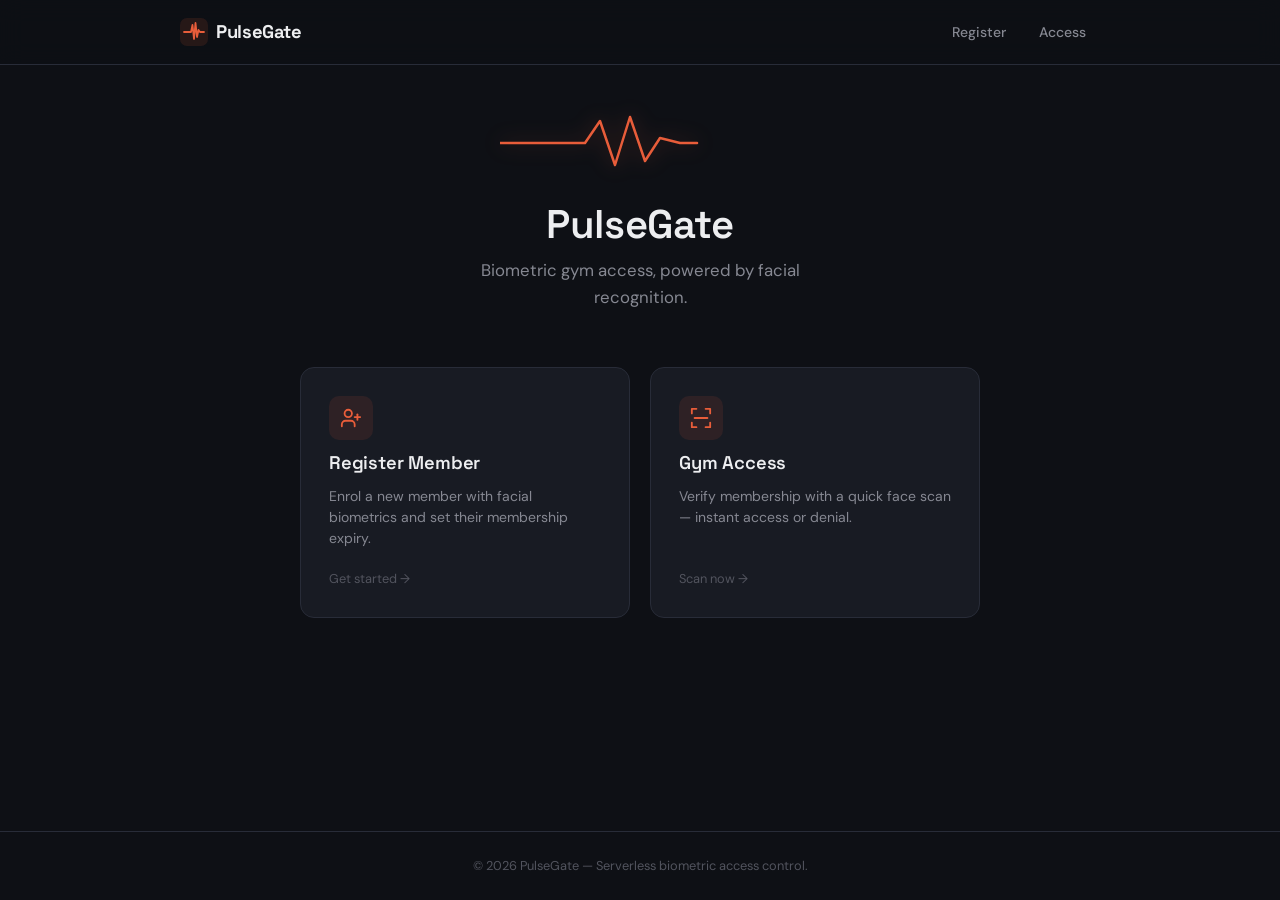
<file: frontend/index.html>
<!DOCTYPE html>
<html lang="en">

<head>
  <meta charset="UTF-8">
  <meta name="viewport" content="width=device-width, initial-scale=1.0">
  <title>PulseGate — Smart Gym Access</title>
  <meta name="description"
    content="PulseGate: Biometric gym membership and access control powered by facial recognition.">
  <link rel="preconnect" href="https://fonts.googleapis.com">
  <link rel="preconnect" href="https://fonts.gstatic.com" crossorigin>
  <link
    href="https://fonts.googleapis.com/css2?family=DM+Sans:wght@400;500;600&family=Space+Grotesk:wght@400;500;600;700&display=swap"
    rel="stylesheet">
  <link rel="stylesheet" href="css/style.css">
</head>

<body>

  <header class="site-header">
    <div class="header-inner">
      <a href="index.html" class="logo" aria-label="PulseGate home">
        <!-- Signature pulse icon -->
        <svg class="logo-icon" viewBox="0 0 28 28" fill="none" aria-hidden="true">
          <rect width="28" height="28" rx="7" fill="currentColor" fill-opacity="0.12" />
          <polyline points="4,14 9,14 11,14 12.5,7 14,21 15.5,5 17,19 18.5,12 20,14 24,14" fill="none"
            stroke="currentColor" stroke-width="1.8" stroke-linecap="round" stroke-linejoin="round" />
        </svg>
        PulseGate
      </a>
      <nav class="site-nav" aria-label="Main navigation">
        <a href="register.html">Register</a>
        <a href="access.html">Access</a>
      </nav>
    </div>
  </header>

  <main class="container">
    <section class="hero">
      <!-- Signature visual: large pulse waveform -->
      <svg class="hero-pulse pulse-line pulse-line--glow" viewBox="0 0 280 60" fill="none" aria-hidden="true">
        <polyline points="0,30 60,30 85,30 100,8 115,52 130,4 145,48 160,25 180,30 280,30" fill="none"
          stroke="currentColor" stroke-width="2.5" stroke-linecap="round" stroke-linejoin="round" />
      </svg>

      <h1>PulseGate</h1>
      <p class="hero-tagline">Biometric gym access, powered by facial recognition.</p>
    </section>

    <section class="action-cards" aria-label="Quick actions">
      <a href="register.html" class="action-card" id="card-register">
        <div class="card-icon" aria-hidden="true">
          <!-- User-plus icon -->
          <svg viewBox="0 0 24 24" fill="none" stroke="currentColor" stroke-width="2" stroke-linecap="round"
            stroke-linejoin="round">
            <path d="M16 21v-2a4 4 0 0 0-4-4H6a4 4 0 0 0-4 4v2" />
            <circle cx="9" cy="7" r="4" />
            <line x1="19" y1="8" x2="19" y2="14" />
            <line x1="22" y1="11" x2="16" y2="11" />
          </svg>
        </div>
        <h2>Register Member</h2>
        <p>Enrol a new member with facial biometrics and set their membership expiry.</p>
        <span class="card-arrow">Get started →</span>
      </a>

      <a href="access.html" class="action-card" id="card-access">
        <div class="card-icon" aria-hidden="true">
          <!-- Scan icon -->
          <svg viewBox="0 0 24 24" fill="none" stroke="currentColor" stroke-width="2" stroke-linecap="round"
            stroke-linejoin="round">
            <path d="M2 7V2h5" />
            <path d="M22 7V2h-5" />
            <path d="M2 17v5h5" />
            <path d="M22 17v5h-5" />
            <line x1="5" y1="12" x2="19" y2="12" />
          </svg>
        </div>
        <h2>Gym Access</h2>
        <p>Verify membership with a quick face scan — instant access or denial.</p>
        <span class="card-arrow">Scan now →</span>
      </a>
    </section>
  </main>

  <footer class="site-footer">
    <p>&copy; 2026 PulseGate &mdash; Serverless biometric access control.</p>
  </footer>

</body>

</html>
</file>
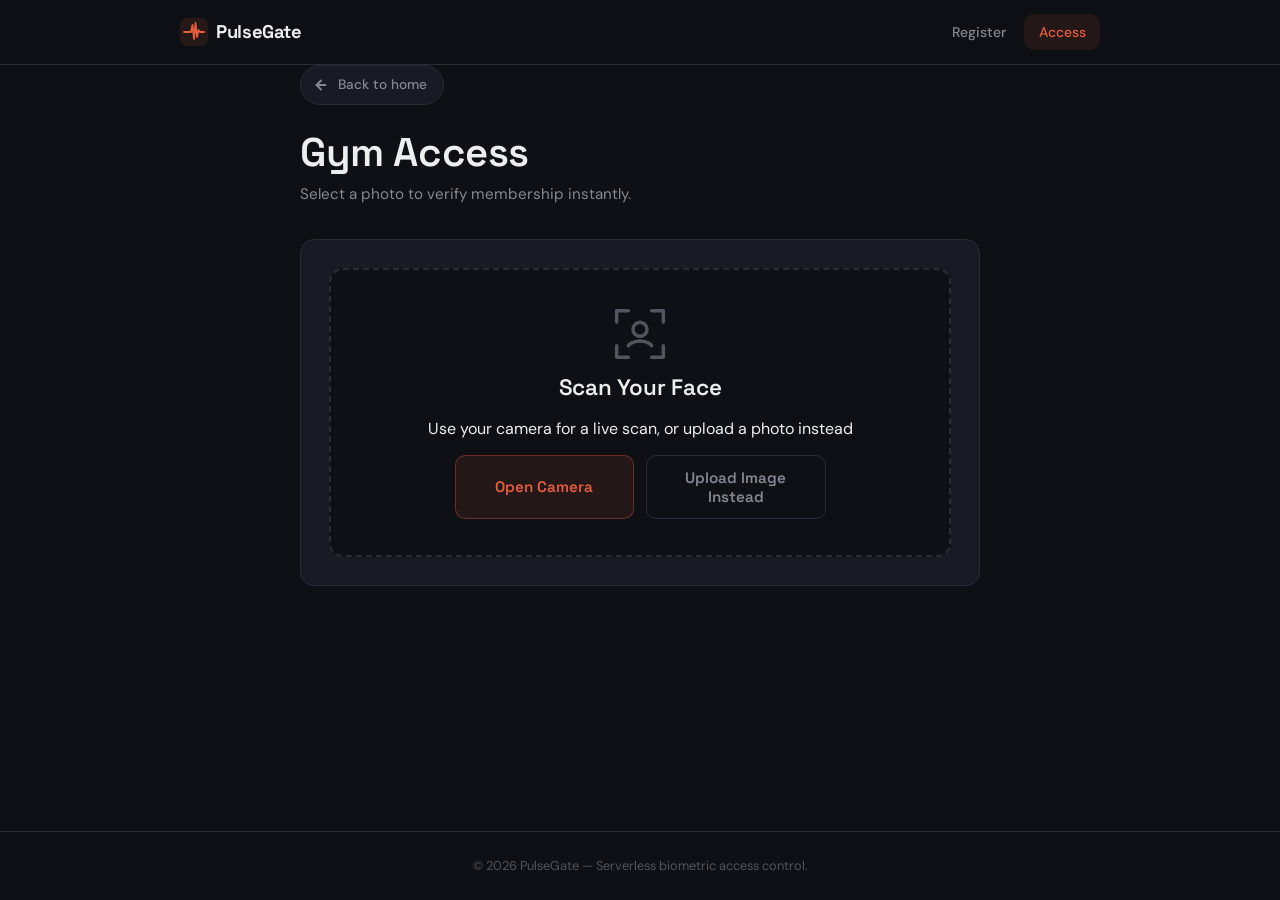
<file: frontend/access.html>
<!DOCTYPE html>
<html lang="en">

<head>
  <meta charset="UTF-8">
  <meta name="viewport" content="width=device-width, initial-scale=1.0">
  <title>Gym Access — PulseGate</title>
  <meta name="description" content="Verify your gym membership with a face scan using PulseGate.">
  <link rel="preconnect" href="https://fonts.googleapis.com">
  <link rel="preconnect" href="https://fonts.gstatic.com" crossorigin>
  <link
    href="https://fonts.googleapis.com/css2?family=DM+Sans:wght@400;500;600&family=Space+Grotesk:wght@400;500;600;700&display=swap"
    rel="stylesheet">
  <link rel="stylesheet" href="css/style.css">
</head>

<body>

  <header class="site-header">
    <div class="header-inner">
      <a href="index.html" class="logo" aria-label="PulseGate home">
        <svg class="logo-icon" viewBox="0 0 28 28" fill="none" aria-hidden="true">
          <rect width="28" height="28" rx="7" fill="currentColor" fill-opacity="0.12" />
          <polyline points="4,14 9,14 11,14 12.5,7 14,21 15.5,5 17,19 18.5,12 20,14 24,14" fill="none"
            stroke="currentColor" stroke-width="1.8" stroke-linecap="round" stroke-linejoin="round" />
        </svg>
        PulseGate
      </a>
      <nav class="site-nav" aria-label="Main navigation">
        <a href="register.html">Register</a>
        <a href="access.html" class="active">Access</a>
      </nav>
    </div>
  </header>

  <main class="container">
    <a href="index.html" class="back-link" id="back-home">
      <svg class="back-link-icon" viewBox="0 0 20 20" fill="none" stroke="currentColor" stroke-width="2"
        stroke-linecap="round" stroke-linejoin="round" aria-hidden="true">
        <line x1="15" y1="10" x2="5" y2="10" />
        <polyline points="10,5 5,10 10,15" />
      </svg>
      <span>Back to home</span>
    </a>

    <div class="page-header">
      <h1>Gym Access</h1>
      <p>Select a photo to verify membership instantly.</p>
    </div>

    <!-- Camera area — the primary input on this page -->
    <div id="upload-area" class="access-camera">

      <!-- Idle state: choose camera or manual upload -->
      <div class="camera-placeholder" id="camera-placeholder">
        <svg class="access-upload-icon" viewBox="0 0 24 24" fill="none" stroke="currentColor" stroke-width="1.5"
          stroke-linecap="round" stroke-linejoin="round" aria-hidden="true">
          <path d="M2 7V2h5" />
          <path d="M22 7V2h-5" />
          <path d="M2 17v5h5" />
          <path d="M22 17v5h-5" />
          <circle cx="12" cy="10" r="3" />
          <path d="M7 17s1.5-2 5-2 5 2 5 2" />
        </svg>
        <h2>Scan Your Face</h2>
        <p>Use your camera for a live scan, or upload a photo instead</p>
        <div class="camera-controls">
          <button type="button" id="open-camera-btn" class="btn btn-secondary">Open Camera</button>
          <button type="button" id="fallback-upload-btn" class="btn btn-outline">Upload Image Instead</button>
        </div>
        <span id="camera-error-note" class="camera-error-note" hidden></span>
      </div>

      <!-- Live preview state -->
      <div class="camera-preview-wrap" id="camera-preview-wrap" hidden>
        <div class="camera-video-frame">
          <video id="camera-video" class="camera-video" autoplay playsinline muted></video>
        </div>
        <div class="camera-controls">
          <button type="button" id="capture-btn" class="btn btn-primary">Capture</button>
        </div>
      </div>

      <!-- Captured photo review state -->
      <div class="captured-preview-wrap" id="captured-preview-wrap" hidden>
        <div class="captured-image-frame">
          <img id="captured-image" class="captured-image" alt="Captured face photo preview">
        </div>
        <div class="camera-controls">
          <button type="button" id="retake-btn" class="btn btn-outline">Retake</button>
          <button type="button" id="verify-btn" class="btn btn-primary">Verify</button>
        </div>
      </div>

      <!-- Hidden canvas used only to grab a still frame from the video stream -->
      <canvas id="camera-canvas" class="camera-canvas"></canvas>

      <!-- Manual file upload — shown when the user picks "Upload Image Instead",
           or automatically if camera access is denied/unavailable -->
      <div class="access-upload" id="file-upload-fallback" hidden>
        <input type="file" id="access-image" class="access-upload-input" accept="image/*">
        <label for="access-image" class="access-upload-label">
          <!-- Face-scan icon -->
          <svg class="access-upload-icon" viewBox="0 0 24 24" fill="none" stroke="currentColor" stroke-width="1.5"
            stroke-linecap="round" stroke-linejoin="round" aria-hidden="true">
            <path d="M2 7V2h5" />
            <path d="M22 7V2h-5" />
            <path d="M2 17v5h5" />
            <path d="M22 17v5h-5" />
            <circle cx="12" cy="10" r="3" />
            <path d="M7 17s1.5-2 5-2 5 2 5 2" />
          </svg>
          <h2>Select a Photo</h2>
          <p>Choose a face image to scan against registered members</p>
        </label>
        <button type="button" id="use-camera-btn" class="btn btn-outline camera-switch-btn">Use Camera Instead</button>
      </div>
    </div>

    <!-- Status card — revealed by JS after scan -->
    <div id="status-card" class="status-card" role="alert" hidden>
      <div id="status-icon" class="status-icon" aria-hidden="true"></div>
      <span id="status-title" class="status-title"></span>
      <span id="status-message" class="status-message"></span>
      <button id="scan-again" class="reset-link" type="button">← Scan another</button>
    </div>
  </main>

  <footer class="site-footer">
    <p>&copy; 2026 PulseGate &mdash; Serverless biometric access control.</p>
  </footer>

  <script src="js/access.js"></script>
</body>

</html>
</file>
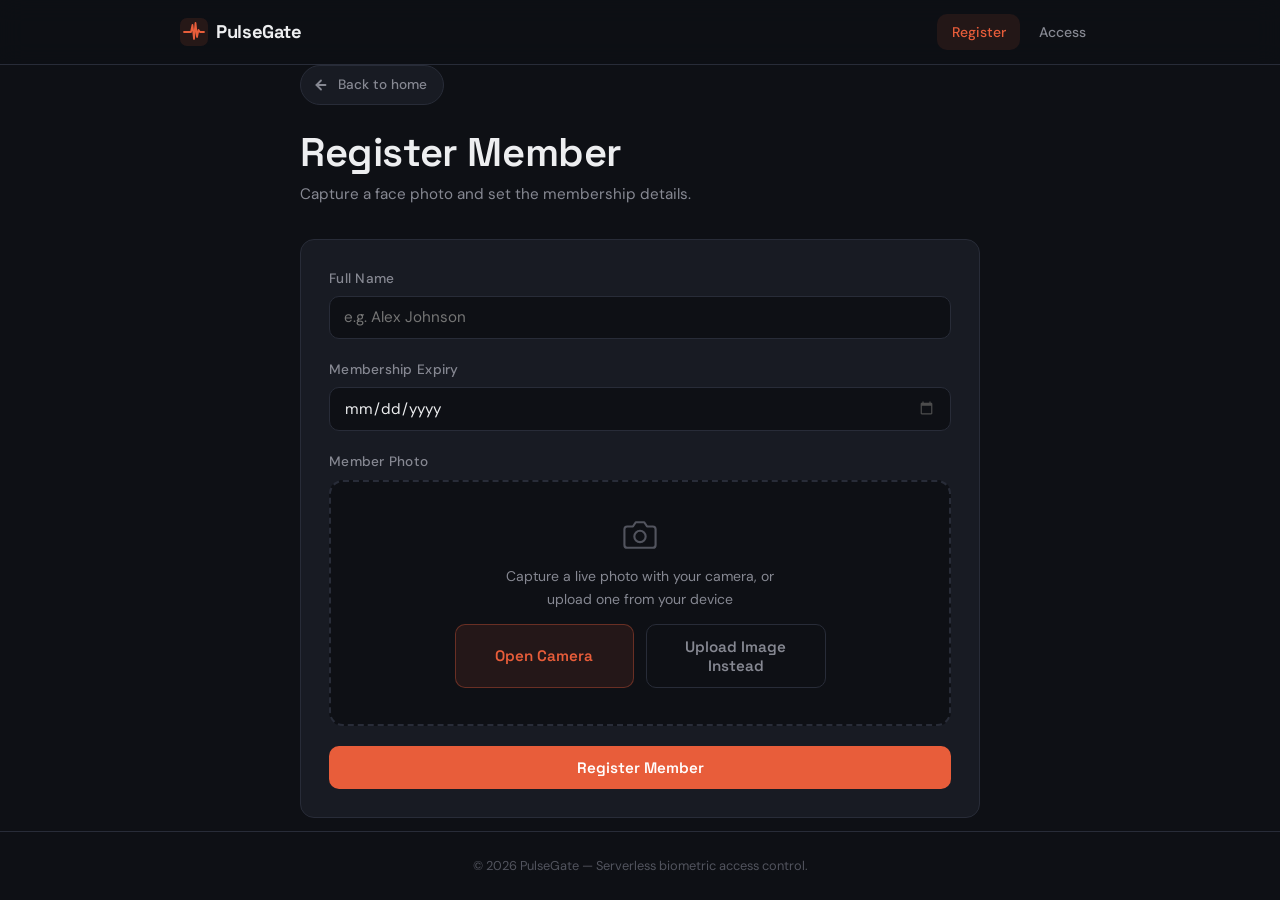
<file: frontend/register.html>
<!DOCTYPE html>
<html lang="en">

<head>
  <meta charset="UTF-8">
  <meta name="viewport" content="width=device-width, initial-scale=1.0">
  <title>Register Member — PulseGate</title>
  <meta name="description" content="Register a new gym member with facial biometrics in PulseGate.">
  <link rel="preconnect" href="https://fonts.googleapis.com">
  <link rel="preconnect" href="https://fonts.gstatic.com" crossorigin>
  <link
    href="https://fonts.googleapis.com/css2?family=DM+Sans:wght@400;500;600&family=Space+Grotesk:wght@400;500;600;700&display=swap"
    rel="stylesheet">
  <link rel="stylesheet" href="css/style.css">
</head>

<body>

  <header class="site-header">
    <div class="header-inner">
      <a href="index.html" class="logo" aria-label="PulseGate home">
        <svg class="logo-icon" viewBox="0 0 28 28" fill="none" aria-hidden="true">
          <rect width="28" height="28" rx="7" fill="currentColor" fill-opacity="0.12" />
          <polyline points="4,14 9,14 11,14 12.5,7 14,21 15.5,5 17,19 18.5,12 20,14 24,14" fill="none"
            stroke="currentColor" stroke-width="1.8" stroke-linecap="round" stroke-linejoin="round" />
        </svg>
        PulseGate
      </a>
      <nav class="site-nav" aria-label="Main navigation">
        <a href="register.html" class="active">Register</a>
        <a href="access.html">Access</a>
      </nav>
    </div>
  </header>

  <main class="container">
    <a href="index.html" class="back-link" id="back-home">
      <svg class="back-link-icon" viewBox="0 0 20 20" fill="none" stroke="currentColor" stroke-width="2"
        stroke-linecap="round" stroke-linejoin="round" aria-hidden="true">
        <line x1="15" y1="10" x2="5" y2="10" />
        <polyline points="10,5 5,10 10,15" />
      </svg>
      <span>Back to home</span>
    </a>

    <div class="page-header">
      <h1>Register Member</h1>
      <p>Capture a face photo and set the membership details.</p>
    </div>

    <form id="register-form" class="form-card" novalidate>
      <div class="form-group">
        <label for="member-name" class="form-label">Full Name</label>
        <input type="text" id="member-name" class="form-input" placeholder="e.g. Alex Johnson" required
          autocomplete="name">
      </div>

      <div class="form-group">
        <label for="membership-expiry" class="form-label">Membership Expiry</label>
        <input type="date" id="membership-expiry" class="form-input" required>
      </div>

      <div class="form-group">
        <label class="form-label">Member Photo</label>

        <!-- ===== Camera capture section ===== -->
        <div class="camera-section" id="camera-section">

          <!-- Idle state: choose camera or manual upload -->
          <div class="camera-placeholder" id="camera-placeholder">
            <svg class="camera-placeholder-icon" viewBox="0 0 24 24" fill="none" stroke="currentColor"
              stroke-width="1.5" stroke-linecap="round" stroke-linejoin="round" aria-hidden="true">
              <path d="M23 19a2 2 0 0 1-2 2H3a2 2 0 0 1-2-2V8a2 2 0 0 1 2-2h4l2-3h6l2 3h4a2 2 0 0 1 2 2z" />
              <circle cx="12" cy="13" r="4" />
            </svg>
            <span class="camera-placeholder-text">Capture a live photo with your camera, or upload one from your
              device</span>
            <div class="camera-controls">
              <button type="button" id="open-camera-btn" class="btn btn-secondary">Open Camera</button>
              <button type="button" id="fallback-upload-btn" class="btn btn-outline">Upload Image Instead</button>
            </div>
            <span id="camera-error-note" class="camera-error-note" hidden></span>
          </div>

          <!-- Live preview state -->
          <div class="camera-preview-wrap" id="camera-preview-wrap" hidden>
            <div class="camera-video-frame">
              <video id="camera-video" class="camera-video" autoplay playsinline muted></video>
            </div>
            <div class="camera-controls">
              <button type="button" id="capture-btn" class="btn btn-primary">Capture Photo</button>
            </div>
          </div>

          <!-- Captured photo review state -->
          <div class="captured-preview-wrap" id="captured-preview-wrap" hidden>
            <div class="captured-image-frame">
              <img id="captured-image" class="captured-image" alt="Captured member photo preview">
            </div>
            <div class="camera-controls">
              <button type="button" id="retake-btn" class="btn btn-outline">Retake</button>
            </div>
          </div>

          <!-- Hidden canvas used only to grab a still frame from the video stream -->
          <canvas id="camera-canvas" class="camera-canvas"></canvas>

          <!-- Manual file upload — shown when the user picks "Upload Image Instead",
               or automatically if camera access is denied/unavailable -->
          <div class="file-upload" id="file-upload-fallback" hidden>
            <input type="file" id="member-image" class="file-upload-input" accept="image/*">
            <label for="member-image" class="file-upload-label">
              <!-- Camera icon -->
              <svg class="file-upload-icon" viewBox="0 0 24 24" fill="none" stroke="currentColor" stroke-width="1.5"
                stroke-linecap="round" stroke-linejoin="round" aria-hidden="true">
                <path d="M23 19a2 2 0 0 1-2 2H3a2 2 0 0 1-2-2V8a2 2 0 0 1 2-2h4l2-3h6l2 3h4a2 2 0 0 1 2 2z" />
                <circle cx="12" cy="13" r="4" />
              </svg>
              <span class="file-upload-text"><strong>Choose a photo</strong> or drag it here</span>
              <span class="file-upload-hint">JPG, PNG — clear face shot recommended</span>
            </label>
            <span id="file-name" class="file-name" hidden></span>
            <img id="image-preview" class="image-preview" alt="Preview of selected photo" hidden>
            <button type="button" id="use-camera-btn" class="btn btn-outline camera-switch-btn">Use Camera
              Instead</button>
          </div>
        </div>
      </div>

      <button type="submit" id="register-btn" class="btn btn-primary">
        <span class="btn-text">Register Member</span>
      </button>

      <div id="result" class="result-card" role="alert" hidden></div>
    </form>
  </main>

  <footer class="site-footer">
    <p>&copy; 2026 PulseGate &mdash; Serverless biometric access control.</p>
  </footer>

  <script src="js/register.js"></script>
</body>

</html>
</file>
<file: frontend/css/style.css>
/* ================================================================
   PulseGate — Design System & Styles
   ================================================================

   PALETTE RATIONALE (derived from the product domain):
   ─ Background (#0E1015):  Near-black, the dimmed interior of a
     serious gym floor — focused, distraction-free.
   ─ Surface (#181B23):     Subtle card elevation, like matte
     equipment panels.
   ─ Accent (#E85D3A):      Warm red-orange — the LED glow on an
     access scanner when it reads biometrics.  Also conveys physical
     energy and activation.
   ─ Success (#34D399):     Green "unlocked" — door opens.
   ─ Error (#F87171):       Red "locked" — access denied.

   TYPOGRAPHY:
   ─ Headings: Space Grotesk — geometric, sharp, technical.
   ─ Body:     DM Sans — clean, high readability at small sizes.
   ================================================================ */

/* ---------- Design Tokens ---------- */
:root {
  --bg: #0E1015;
  --surface: #181B23;
  --surface-raised: #1F222D;
  --border: #282C38;
  --border-hover: #3A3E4A;

  --accent: #E85D3A;
  --accent-hover: #F27052;
  --accent-soft: rgba(232, 93, 58, 0.10);
  --accent-glow: rgba(232, 93, 58, 0.35);

  --text: #EDEEF0;
  --text-secondary: #868892;
  --text-muted: #52545E;

  --success: #34D399;
  --success-bg: rgba(52, 211, 153, 0.08);
  --success-border: rgba(52, 211, 153, 0.30);

  --error: #F87171;
  --error-bg: rgba(248, 113, 113, 0.08);
  --error-border: rgba(248, 113, 113, 0.30);

  --radius: 10px;
  --radius-lg: 14px;
  --transition: 0.2s ease;

  --font-heading: 'Space Grotesk', system-ui, sans-serif;
  --font-body: 'DM Sans', system-ui, sans-serif;
}

/* ---------- Reset & Base ---------- */
*,
*::before,
*::after {
  margin: 0;
  padding: 0;
  box-sizing: border-box;
}

html {
  font-size: 16px;
  scroll-behavior: smooth;
  color-scheme: dark;
}

body {
  font-family: var(--font-body);
  background: var(--bg);
  color: var(--text);
  line-height: 1.6;
  min-height: 100vh;
  display: flex;
  flex-direction: column;
  -webkit-font-smoothing: antialiased;
  -moz-osx-font-smoothing: grayscale;
  transition: background-color 0.35s ease, color 0.35s ease;
}

img {
  display: block;
  max-width: 100%;
}

a {
  color: inherit;
  text-decoration: none;
}

/* ---------- Typography ---------- */
h1,
h2,
h3 {
  font-family: var(--font-heading);
  font-weight: 600;
  line-height: 1.2;
  letter-spacing: -0.01em;
}

h1 {
  font-size: clamp(1.75rem, 4vw, 2.5rem);
}

h2 {
  font-size: clamp(1.15rem, 2.5vw, 1.4rem);
}

/* ---------- Layout ---------- */
.container {
  width: 100%;
  max-width: 720px;
  margin: 0 auto;
  padding: 0 1.25rem;
}

main {
  flex: 1;
  padding: 2rem 0 4rem;
}

/* ---------- Header & Navigation ---------- */
.site-header {
  position: sticky;
  top: 0;
  z-index: 100;
  background: rgba(14, 16, 21, 0.85);
  backdrop-filter: blur(12px);
  border-bottom: 1px solid var(--border);
}

.header-inner {
  display: flex;
  align-items: center;
  justify-content: space-between;
  max-width: 960px;
  margin: 0 auto;
  padding: 0.85rem 1.25rem;
}

.logo {
  display: flex;
  align-items: center;
  gap: 0.5rem;
  font-family: var(--font-heading);
  font-weight: 700;
  font-size: 1.15rem;
  letter-spacing: -0.02em;
  color: var(--text);
  transition: opacity var(--transition);
}

.logo:hover {
  opacity: 0.8;
}

/* The small pulse icon next to the logo text */
.logo-icon {
  width: 28px;
  height: 28px;
  color: var(--accent);
  flex-shrink: 0;
}

.site-nav {
  display: flex;
  gap: 0.25rem;
}

.site-nav a {
  padding: 0.45rem 0.9rem;
  border-radius: var(--radius);
  font-size: 0.875rem;
  font-weight: 500;
  color: var(--text-secondary);
  transition: color var(--transition), background var(--transition);
}

.site-nav a:hover {
  color: var(--text);
  background: var(--surface);
}

.site-nav a.active {
  color: var(--accent);
  background: var(--accent-soft);
}

/* ---------- Signature Pulse Line ---------- */

/* The pulse/heartbeat SVG waveform — PulseGate's visual fingerprint. */
.pulse-line {
  display: block;
  color: var(--accent);
}

.pulse-line polyline {
  stroke-dasharray: 320;
  stroke-dashoffset: 320;
  animation: pulse-draw 1.6s cubic-bezier(0.4, 0, 0.2, 1) forwards;
}

@keyframes pulse-draw {
  to {
    stroke-dashoffset: 0;
  }
}

/* Continuous sweep variant for loading states */
.pulse-line--active polyline {
  animation: pulse-sweep 1.8s linear infinite;
}

@keyframes pulse-sweep {
  0% {
    stroke-dashoffset: 320;
  }

  100% {
    stroke-dashoffset: -320;
  }
}

/* Glow behind the pulse line */
.pulse-line--glow {
  filter: drop-shadow(0 0 6px var(--accent-glow));
}

/* ---------- Hero Section (index.html) ---------- */
.hero {
  text-align: center;
  padding: 3rem 0 2.5rem;
}

.hero-pulse {
  width: min(280px, 60vw);
  margin: 0 auto 1.75rem;
  color: var(--accent);
  filter: drop-shadow(0 0 10px var(--accent-glow));
}

.hero h1 {
  margin-bottom: 0.5rem;
}

.hero-tagline {
  font-size: 1.05rem;
  color: var(--text-secondary);
  max-width: 400px;
  margin: 0 auto;
}

/* ---------- Action Cards ---------- */
.action-cards {
  display: grid;
  grid-template-columns: repeat(auto-fit, minmax(260px, 1fr));
  gap: 1.25rem;
  margin-top: 1rem;
}

.action-card {
  display: flex;
  flex-direction: column;
  align-items: flex-start;
  gap: 0.75rem;
  padding: 1.75rem;
  background: var(--surface);
  border: 1px solid var(--border);
  border-radius: var(--radius-lg);
  transition:
    border-color var(--transition),
    transform var(--transition),
    box-shadow var(--transition);
  cursor: pointer;
}

.action-card:hover {
  border-color: var(--accent);
  transform: translateY(-3px);
  box-shadow: 0 8px 24px rgba(0, 0, 0, 0.25), 0 0 0 1px var(--accent-glow);
}

.card-icon {
  width: 44px;
  height: 44px;
  display: grid;
  place-items: center;
  border-radius: var(--radius);
  background: var(--accent-soft);
  color: var(--accent);
}

.card-icon svg {
  width: 22px;
  height: 22px;
}

.action-card h2 {
  font-size: 1.15rem;
}

.action-card p {
  font-size: 0.875rem;
  color: var(--text-secondary);
  line-height: 1.5;
}

.card-arrow {
  margin-top: auto;
  padding-top: 0.5rem;
  color: var(--text-muted);
  font-size: 0.8rem;
  display: flex;
  align-items: center;
  gap: 0.35rem;
  transition: color var(--transition), gap var(--transition);
}

.action-card:hover .card-arrow {
  color: var(--accent);
  gap: 0.6rem;
}

/* ---------- Page Header ---------- */
.page-header {
  margin-bottom: 2rem;
}

.page-header h1 {
  margin-bottom: 0.35rem;
}

.page-header p {
  color: var(--text-secondary);
  font-size: 0.95rem;
}

/* ---------- Form Styles ---------- */
.form-card {
  background: var(--surface);
  border: 1px solid var(--border);
  border-radius: var(--radius-lg);
  padding: 1.75rem;
}

.form-group {
  margin-bottom: 1.25rem;
}

.form-group:last-of-type {
  margin-bottom: 1.5rem;
}

.form-label {
  display: block;
  font-size: 0.85rem;
  font-weight: 500;
  color: var(--text-secondary);
  margin-bottom: 0.4rem;
  letter-spacing: 0.02em;
}

.form-input {
  width: 100%;
  padding: 0.65rem 0.85rem;
  background: var(--bg);
  border: 1px solid var(--border);
  border-radius: var(--radius);
  color: var(--text);
  font-family: var(--font-body);
  font-size: 0.95rem;
  transition: border-color var(--transition), box-shadow var(--transition);
}

.form-input:hover {
  border-color: var(--border-hover);
}

.form-input:focus {
  outline: none;
  border-color: var(--accent);
  box-shadow: 0 0 0 3px var(--accent-soft);
}

/* Date input — ensure consistent styling in dark mode */
.form-input[type="date"]::-webkit-calendar-picker-indicator {
  filter: invert(0.7);
  cursor: pointer;
}

[data-theme="light"] .form-input[type="date"]::-webkit-calendar-picker-indicator {
  filter: none;
}

/* ---------- File Upload ---------- */
.file-upload {
  position: relative;
}

.file-upload-input {
  position: absolute;
  width: 1px;
  height: 1px;
  overflow: hidden;
  clip: rect(0, 0, 0, 0);
  white-space: nowrap;
}

.file-upload-label {
  display: flex;
  flex-direction: column;
  align-items: center;
  gap: 0.5rem;
  padding: 1.5rem;
  border: 2px dashed var(--border);
  border-radius: var(--radius);
  cursor: pointer;
  text-align: center;
  transition: border-color var(--transition), background var(--transition);
}

.file-upload-label:hover {
  border-color: var(--accent);
  background: var(--accent-soft);
}

.file-upload-input:focus+.file-upload-label {
  border-color: var(--accent);
  box-shadow: 0 0 0 3px var(--accent-soft);
}

.file-upload-icon {
  width: 32px;
  height: 32px;
  color: var(--text-muted);
}

.file-upload-text {
  font-size: 0.875rem;
  color: var(--text-secondary);
}

.file-upload-text strong {
  color: var(--accent);
}

.file-upload-hint {
  font-size: 0.75rem;
  color: var(--text-muted);
}

/* Image preview */
.image-preview {
  margin-top: 0.75rem;
  border-radius: var(--radius);
  max-height: 140px;
  object-fit: cover;
  border: 1px solid var(--border);
}

.file-name {
  margin-top: 0.5rem;
  font-size: 0.8rem;
  color: var(--text-secondary);
}

/* ================================================================
   Camera Capture (register.html + access.html)
   ================================================================
   A single, reusable component: an "open camera" placeholder, a
   live preview state, and a captured-photo review state. Only one
   of the three is ever visible at a time — toggled via [hidden]. */

.camera-section {
  position: relative;
}

/* -- Idle state: nothing captured yet, camera not started -- */
.camera-placeholder {
  display: flex;
  flex-direction: column;
  align-items: center;
  gap: 0.85rem;
  padding: 2.25rem 1.5rem;
  background: var(--bg);
  border: 2px dashed var(--border);
  border-radius: var(--radius-lg);
  text-align: center;
  transition: border-color var(--transition), background var(--transition);
}

.camera-placeholder:hover {
  border-color: var(--border-hover);
}

.camera-placeholder-icon {
  width: 34px;
  height: 34px;
  color: var(--text-muted);
}

.camera-placeholder-text {
  font-size: 0.875rem;
  color: var(--text-secondary);
  max-width: 280px;
}

/* -- Live preview state -- */
.camera-preview-wrap {
  display: flex;
  flex-direction: column;
  gap: 0.85rem;
}

.camera-video-frame {
  position: relative;
  width: 100%;
  aspect-ratio: 4 / 3;
  overflow: hidden;
  border-radius: var(--radius-lg);
  background: #000;
  border: 1px solid var(--border);
}

/* The live <video> feed. Mirrored horizontally so the preview feels
   like a mirror (natural for a front/selfie camera). This is a
   purely visual CSS transform — it does not affect the raw frame
   captured onto the canvas below. */
.camera-video {
  width: 100%;
  height: 100%;
  object-fit: cover;
  transform: scaleX(-1);
  display: block;
}

/* Subtle scanning frame overlay to reinforce the "biometric scanner" feel */
.camera-video-frame::after {
  content: "";
  position: absolute;
  inset: 0;
  border-radius: var(--radius-lg);
  box-shadow: inset 0 0 0 2px var(--accent-soft);
  pointer-events: none;
}

/* -- Captured photo review state -- */
.captured-preview-wrap {
  display: flex;
  flex-direction: column;
  gap: 0.85rem;
}

.captured-image-frame {
  width: 100%;
  aspect-ratio: 4 / 3;
  overflow: hidden;
  border-radius: var(--radius-lg);
  border: 1px solid var(--success-border);
  background: #000;
}

.captured-image {
  width: 100%;
  height: 100%;
  object-fit: cover;
}

/* -- Shared controls row (Capture / Retake / Verify buttons) -- */
.camera-controls {
  display: flex;
  gap: 0.75rem;
}

/* Camera is never rendered inline before it's opened — this keeps
   the hidden <video>/<canvas> elements out of layout entirely. */
[hidden] {
  display: none !important;
}

/* Hidden capture canvas — never shown to the user, used only to
   grab a still frame from the live video stream. */
.camera-canvas {
  display: none;
}

/* Small note shown under the placeholder when getUserMedia is
   unsupported or permission was denied, right above the fallback
   "Upload Image Instead" button. */
.camera-error-note {
  font-size: 0.8rem;
  color: var(--error);
  max-width: 300px;
}

/* Wraps the whole camera section on access.html, echoing the
   card treatment used by .access-upload so the two states swap
   in place without a layout jump. */
.access-camera {
  background: var(--surface);
  border: 1px solid var(--border);
  border-radius: var(--radius-lg);
  padding: 1.75rem;
}

.access-camera .camera-placeholder {
  border-style: dashed;
}

/* "Use Camera Instead" link shown beneath the manual upload zone,
   letting the user switch back to the live camera flow. */
.camera-switch-btn {
  width: 100%;
  margin-top: 0.75rem;
}

/* ---------- Buttons ---------- */
.btn {
  display: inline-flex;
  align-items: center;
  justify-content: center;
  gap: 0.5rem;
  width: 100%;
  padding: 0.75rem 1.5rem;
  font-family: var(--font-heading);
  font-size: 0.95rem;
  font-weight: 600;
  border: none;
  border-radius: var(--radius);
  cursor: pointer;
  transition:
    background var(--transition),
    transform var(--transition),
    box-shadow var(--transition);
}

.btn-primary {
  background: var(--accent);
  color: #fff;
}

.btn-primary:hover:not(:disabled) {
  background: var(--accent-hover);
  transform: translateY(-1px);
  box-shadow: 0 4px 12px rgba(232, 93, 58, 0.3);
}

.btn-primary:active:not(:disabled) {
  transform: translateY(0);
}

.btn:disabled {
  opacity: 0.5;
  cursor: not-allowed;
}

/* Secondary button — used for "Open Camera" style actions */
.btn-secondary {
  background: var(--accent-soft);
  color: var(--accent);
  border: 1px solid var(--accent-border, rgba(232, 93, 58, 0.35));
}

.btn-secondary:hover:not(:disabled) {
  background: var(--accent-glow);
  color: #fff;
  transform: translateY(-1px);
}

/* Outline button — used for "Retake" / "Upload Image Instead" */
.btn-outline {
  background: transparent;
  color: var(--text-secondary);
  border: 1px solid var(--border);
}

.btn-outline:hover:not(:disabled) {
  color: var(--text);
  border-color: var(--border-hover);
  background: var(--surface-raised);
}

/* Buttons don't need to be full-width when placed side by side in camera controls */
.camera-controls .btn {
  width: auto;
  flex: 1;
}

/* Loading spinner inside button */
.btn.loading .btn-text {
  visibility: hidden;
}

.btn.loading {
  position: relative;
}

.btn.loading::after {
  content: "";
  position: absolute;
  width: 20px;
  height: 20px;
  border: 2px solid rgba(255, 255, 255, 0.3);
  border-top-color: #fff;
  border-radius: 50%;
  animation: spin 0.6s linear infinite;
}

@keyframes spin {
  to {
    transform: rotate(360deg);
  }
}

/* ---------- Result / Status Cards ---------- */
.result-card {
  margin-top: 1.25rem;
  padding: 1rem 1.25rem;
  border-radius: var(--radius);
  font-size: 0.9rem;
  font-weight: 500;
  animation: card-in 0.3s ease;
}

.result-card.success {
  background: var(--success-bg);
  border: 1px solid var(--success-border);
  color: var(--success);
}

.result-card.error {
  background: var(--error-bg);
  border: 1px solid var(--error-border);
  color: var(--error);
}

/* Access page status card */
.status-card {
  display: flex;
  flex-direction: column;
  align-items: center;
  text-align: center;
  gap: 0.75rem;
  padding: 2.5rem 1.5rem;
  border-radius: var(--radius-lg);
  animation: card-in 0.35s ease;
}

.status-card.verifying {
  background: var(--surface);
  border: 1px solid var(--border);
}

.status-card.granted {
  background: var(--success-bg);
  border: 1px solid var(--success-border);
}

.status-card.denied {
  background: var(--error-bg);
  border: 1px solid var(--error-border);
}

.status-icon {
  width: 48px;
  height: 48px;
}

.status-card.verifying .status-icon {
  color: var(--accent);
}

.status-card.granted .status-icon {
  color: var(--success);
}

.status-card.denied .status-icon {
  color: var(--error);
}

.status-title {
  font-family: var(--font-heading);
  font-size: 1.35rem;
  font-weight: 700;
}

.status-card.verifying .status-title {
  color: var(--text);
}

.status-card.granted .status-title {
  color: var(--success);
}

.status-card.denied .status-title {
  color: var(--error);
}

.status-message {
  font-size: 0.95rem;
  color: var(--text-secondary);
}

@keyframes card-in {
  from {
    opacity: 0;
    transform: translateY(8px);
  }

  to {
    opacity: 1;
    transform: translateY(0);
  }
}

/* ---------- Access Upload Zone ---------- */
.access-upload {
  position: relative;
}

.access-upload-input {
  position: absolute;
  width: 1px;
  height: 1px;
  overflow: hidden;
  clip: rect(0, 0, 0, 0);
  white-space: nowrap;
}

.access-upload-label {
  display: flex;
  flex-direction: column;
  align-items: center;
  gap: 1rem;
  padding: 3rem 2rem;
  background: var(--surface);
  border: 2px dashed var(--border);
  border-radius: var(--radius-lg);
  cursor: pointer;
  text-align: center;
  transition: border-color var(--transition), background var(--transition);
}

.access-upload-label:hover {
  border-color: var(--accent);
  background: var(--surface-raised);
}

.access-upload-input:focus+.access-upload-label {
  border-color: var(--accent);
  box-shadow: 0 0 0 3px var(--accent-soft);
}

.access-upload-icon {
  width: 56px;
  height: 56px;
  color: var(--text-muted);
  transition: color var(--transition);
}

.access-upload-label:hover .access-upload-icon {
  color: var(--accent);
}

.access-upload-label h2 {
  font-size: 1.1rem;
  color: var(--text);
}

.access-upload-label p {
  font-size: 0.875rem;
  color: var(--text-secondary);
  max-width: 280px;
}

/* Hide upload area when status is shown */
.access-upload.hidden {
  display: none;
}

/* Reset link after status */
.reset-link {
  display: inline-flex;
  align-items: center;
  gap: 0.35rem;
  margin-top: 1rem;
  padding: 0.5rem 1rem;
  font-size: 0.85rem;
  font-weight: 500;
  color: var(--text-secondary);
  background: var(--surface);
  border: 1px solid var(--border);
  border-radius: var(--radius);
  cursor: pointer;
  transition: color var(--transition), border-color var(--transition);
}

.reset-link:hover {
  color: var(--text);
  border-color: var(--border-hover);
}

/* ---------- Footer ---------- */
.site-footer {
  padding: 1.5rem 1.25rem;
  text-align: center;
  border-top: 1px solid var(--border);
  font-size: 0.8rem;
  color: var(--text-muted);
}

/* ---------- Back Link ---------- */
.back-link {
  display: inline-flex;
  align-items: center;
  gap: 0.5rem;
  padding: 0.5rem 1rem 0.5rem 0.7rem;
  font-size: 0.85rem;
  font-weight: 500;
  color: var(--text-secondary);
  background: var(--surface);
  border: 1px solid var(--border);
  border-radius: 999px;
  /* full pill shape */
  margin-bottom: 1.5rem;
  transition:
    color var(--transition),
    background var(--transition),
    border-color var(--transition),
    box-shadow var(--transition),
    transform var(--transition);
}

.back-link-icon {
  width: 18px;
  height: 18px;
  flex-shrink: 0;
  transition: transform 0.25s ease;
}

.back-link:hover {
  color: var(--accent);
  background: var(--accent-soft);
  border-color: var(--accent);
  box-shadow: 0 0 12px var(--accent-glow), 0 2px 8px rgba(0, 0, 0, 0.2);
  transform: translateX(-2px);
}

.back-link:hover .back-link-icon {
  transform: translateX(-3px);
}

.back-link:active {
  transform: translateX(0);
  box-shadow: 0 0 6px var(--accent-glow);
}

/* ---------- Responsive ---------- */
@media (max-width: 640px) {
  main {
    padding: 1.5rem 0 3rem;
  }

  .hero {
    padding: 2rem 0 1.5rem;
  }

  .hero-pulse {
    width: 200px;
  }

  .action-cards {
    grid-template-columns: 1fr;
  }

  .form-card {
    padding: 1.25rem;
  }

  .access-upload-label {
    padding: 2rem 1.25rem;
  }

  .status-card {
    padding: 2rem 1.25rem;
  }

  /* On small/mobile screens the camera preview should feel more
     like a full viewfinder — taller and edge-to-edge within the card. */
  .camera-placeholder {
    padding: 1.75rem 1rem;
  }

  .camera-video-frame,
  .captured-image-frame {
    aspect-ratio: 3 / 4;
  }

  .camera-controls {
    flex-direction: column;
  }

  .camera-controls .btn {
    width: 100%;
  }
}

/* ---------- Accessibility ---------- */

/* Visible keyboard focus ring */
:focus-visible {
  outline: 2px solid var(--accent);
  outline-offset: 2px;
}

/* Remove default outline for mouse users */
:focus:not(:focus-visible) {
  outline: none;
}

/* Respect reduced-motion preference */
@media (prefers-reduced-motion: reduce) {

  *,
  *::before,
  *::after {
    animation-duration: 0.01ms !important;
    animation-iteration-count: 1 !important;
    transition-duration: 0.01ms !important;
    scroll-behavior: auto !important;
  }
}
</file>
